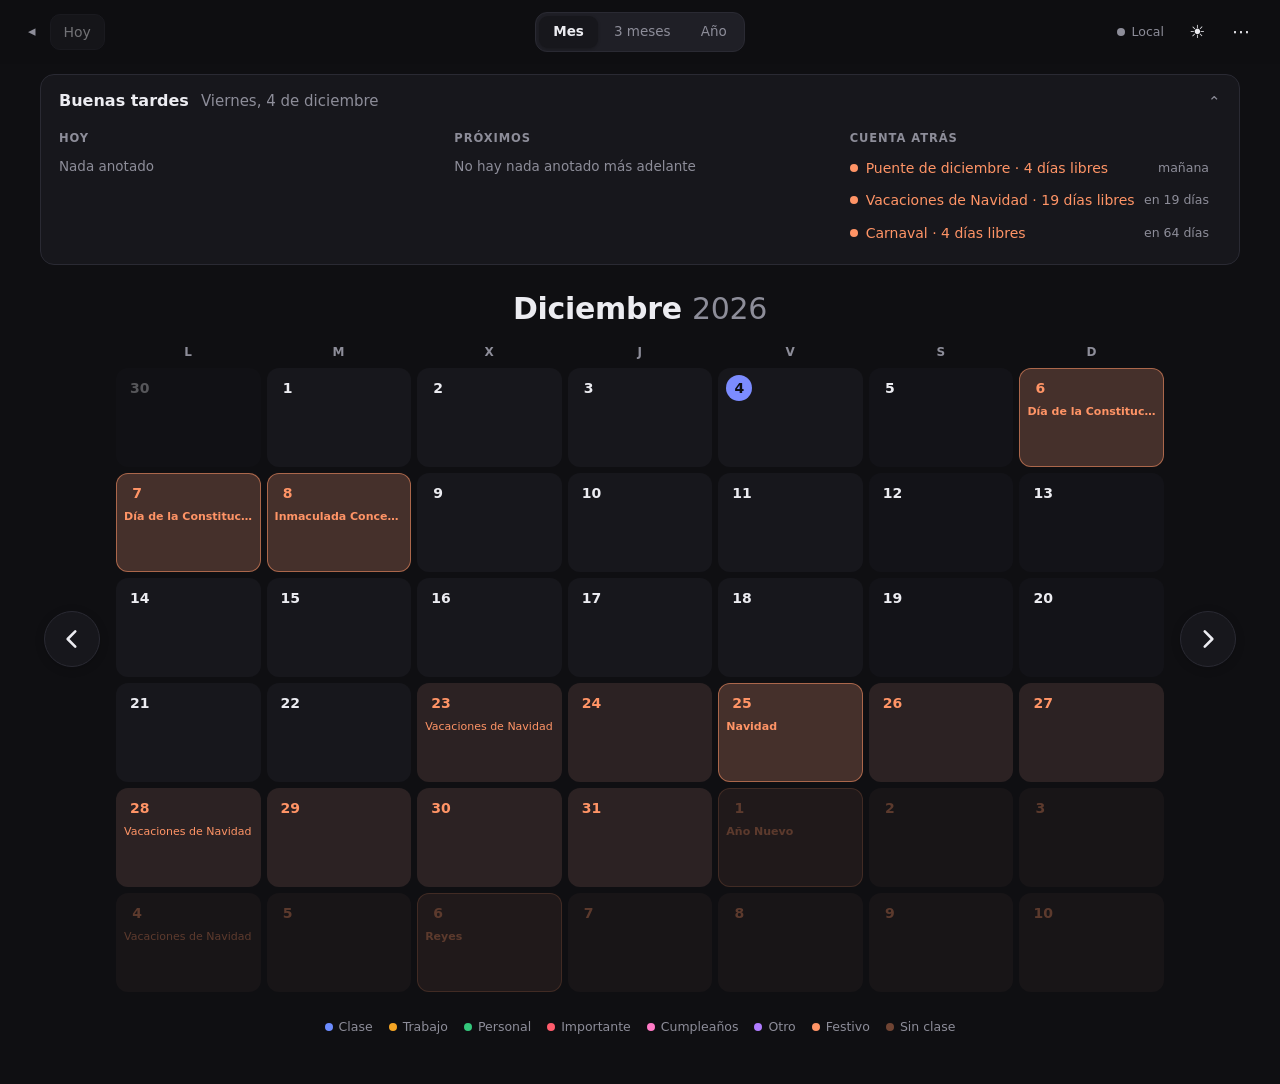
<file: calendario/index.html>
<!doctype html>
<html lang="es">
<head>
  <meta charset="utf-8">
  <meta name="viewport" content="width=device-width, initial-scale=1, viewport-fit=cover">
  <meta http-equiv="Content-Security-Policy" content="default-src 'self'; connect-src https://api.github.com; img-src 'self' data:; style-src 'self' 'unsafe-inline'; script-src 'self'; base-uri 'none'; form-action 'none'">
  <meta name="referrer" content="no-referrer">
  <meta name="robots" content="noindex, nofollow">
  <meta name="theme-color" content="#0f0f12">
  <title>Calendario</title>
  <link rel="icon" href="icono.svg" type="image/svg+xml">
  <link rel="manifest" href="manifest.webmanifest">
  <link rel="apple-touch-icon" href="icono-180.png">
  <meta name="apple-mobile-web-app-capable" content="yes">
  <meta name="mobile-web-app-capable" content="yes">
  <meta name="apple-mobile-web-app-status-bar-style" content="black-translucent">
  <meta name="apple-mobile-web-app-title" content="Calendario">
  <script src="../comun/tema.js"></script>
  <link rel="stylesheet" href="../comun/base.css">
  <link rel="stylesheet" href="estilos.css">
</head>
<body>
  <!-- ===== BARRA DE HERRAMIENTAS ===== -->
  <header class="barra">
    <div class="barra-lado">
      <a class="volver" href="../" title="Mis webs" aria-label="Mis webs">◂</a>
      <button id="btn-hoy" class="btn" title="Volver a hoy (T)">Hoy</button>
    </div>

    <div class="segmentos" role="tablist" aria-label="Vista">
      <button role="tab" data-vista="mes" title="Mes (1)">Mes</button>
      <button role="tab" data-vista="tres" title="3 meses (2)">3 meses</button>
      <button role="tab" data-vista="anio" title="Año (3)">Año</button>
    </div>

    <div class="barra-lado der">
      <button id="sync" class="sync" title="Solo en este navegador"><i></i><span>Local</span></button>
      <button id="btn-tema" class="btn-icono" title="Modo claro / oscuro" aria-label="Cambiar tema"></button>
      <div class="menu-envoltura">
        <button id="btn-menu" class="btn-icono" title="Más opciones" aria-label="Más opciones" aria-expanded="false">⋯</button>
        <div id="menu" class="menu" hidden>
          <button data-accion="conectar">Sincronizar con GitHub…</button>
          <button data-accion="sincronizar" hidden>Sincronizar ahora</button>
          <button data-accion="movil" hidden>Abrir en el móvil (QR)…</button>
          <button data-accion="exportar">Descargar copia de seguridad</button>
          <button data-accion="importar">Cargar copia de seguridad…</button>
          <button data-accion="desconectar" class="peligro" hidden>Desconectar este navegador</button>
          <hr>
          <p class="menu-ayuda">Atajos: ← → mes · T hoy · 1 2 3 vistas · N nota</p>
        </div>
      </div>
    </div>
  </header>

  <main>
    <!-- ===== TARJETA "HOY" (resumen matinal, plegable) ===== -->
    <details id="tarjeta-hoy" class="tarjeta-hoy">
      <summary>
        <span class="saludo" id="hoy-saludo">Hola</span>
        <span class="hoy-fecha" id="hoy-fecha"></span>
        <span class="hoy-corto tenue" id="hoy-corto"></span>
        <span class="flechita" aria-hidden="true">⌄</span>
      </summary>
      <div class="hoy-cuerpo">
        <section><h3>Hoy</h3><ul id="hoy-lista" class="mini-lista"></ul></section>
        <section><h3>Próximos</h3><ul id="proximos-lista" class="mini-lista"></ul></section>
        <section><h3>Cuenta atrás</h3><ul id="cuenta-lista" class="mini-lista"></ul></section>
      </div>
    </details>

    <!-- ===== CALENDARIO ===== -->
    <section class="calendario">
      <button class="flecha" id="btn-anterior" aria-label="Mes anterior" title="Anterior (←)"><svg viewBox="0 0 24 24" aria-hidden="true"><path d="M15 5l-7 7 7 7"/></svg></button>
      <div class="cal-centro">
        <h1 id="titulo" class="titulo"></h1>
        <div id="vista" class="vista"></div>
      </div>
      <button class="flecha" id="btn-siguiente" aria-label="Mes siguiente" title="Siguiente (→)"><svg viewBox="0 0 24 24" aria-hidden="true"><path d="M9 5l7 7-7 7"/></svg></button>
    </section>

    <footer id="leyenda" class="leyenda"></footer>
  </main>

  <!-- ===== VENTANA DEL DÍA (se abre en medio al pulsar un día; en el móvil sale desde abajo) ===== -->
  <div id="velo" class="velo" hidden></div>
  <section id="panel" class="panel" role="dialog" aria-modal="true" aria-labelledby="panel-fecha" aria-hidden="true">
    <header class="panel-cab">
      <div class="panel-dia">
        <span class="panel-num" id="panel-num"></span>
        <div>
          <h2 id="panel-fecha"></h2>
          <p class="tenue panel-semana" id="panel-semana"></p>
        </div>
      </div>
      <div class="panel-botones">
        <button class="btn-icono" id="btn-dia-anterior" aria-label="Día anterior" title="Día anterior"><svg viewBox="0 0 24 24" aria-hidden="true"><path d="M15 5l-7 7 7 7"/></svg></button>
        <button class="btn-icono" id="btn-dia-siguiente" aria-label="Día siguiente" title="Día siguiente"><svg viewBox="0 0 24 24" aria-hidden="true"><path d="M9 5l7 7-7 7"/></svg></button>
        <button class="btn-icono" id="btn-cerrar-panel" aria-label="Cerrar" title="Cerrar (Esc)"><svg viewBox="0 0 24 24" aria-hidden="true"><path d="M6 6l12 12M18 6L6 18"/></svg></button>
      </div>
    </header>

    <p class="panel-etiqueta" id="panel-festivo" hidden></p>

    <ul id="panel-notas" class="lista-notas"></ul>
    <p id="panel-vacio" class="panel-vacio">Nada anotado este día</p>

    <form id="form-nota" class="form-nota" autocomplete="off">
      <textarea id="nota-texto" rows="1" placeholder="Escribe una nota y pulsa Enter…" maxlength="500" required></textarea>
      <div id="nota-cats" class="cats" role="radiogroup" aria-label="Categoría"></div>
      <div class="form-pie">
        <label class="campo-hora" title="Hora (opcional)">
          <input type="time" id="nota-hora" aria-label="Hora (opcional)">
        </label>
        <label class="interruptor" title="Sale en la cuenta atrás y colorea el día">
          <input type="checkbox" id="nota-destacada"> <span>★ Destacar</span>
        </label>
        <span class="hueco"></span>
        <button type="button" id="btn-cancelar-edicion" class="btn-texto" hidden>Cancelar</button>
        <button class="btn primario" id="btn-guardar-nota" type="submit">Añadir</button>
      </div>
    </form>
  </section>

  <!-- ===== CONECTAR CON GITHUB ===== -->
  <dialog id="dlg-llave" class="dialogo">
    <form id="form-llave" method="dialog">
      <h2>Sincronizar con GitHub</h2>
      <p class="tenue">Tus notas se guardarán también en tu repositorio <b>privado</b> WEBS,
        para verlas en el PC y en el móvil. Pega tu llave de GitHub (la misma que usa el
        Vigilante de precios). Solo se guarda en este navegador.</p>
      <input id="llave" type="password" placeholder="github_pat_…" spellcheck="false" required>
      <p id="llave-error" class="error" hidden></p>
      <div class="fila fin">
        <button type="button" class="btn" id="btn-cancelar-llave">Cancelar</button>
        <button type="submit" class="btn primario" id="btn-conectar">Conectar</button>
      </div>
    </form>
  </dialog>

  <!-- ===== ABRIR EN EL MÓVIL (código QR con la llave) ===== -->
  <dialog id="dlg-movil" class="dialogo">
    <form method="dialog">
      <h2>Abrir en el móvil</h2>
      <p class="tenue">Escanea este código con la cámara del móvil. Se abrirá tu calendario ya conectado,
        con tus notas, sin tener que escribir la llave.</p>
      <img id="qr-movil" class="qr" alt="Código QR para abrir el calendario en el móvil">
      <p class="aviso-qr">No enseñes este código a nadie: da acceso a tus notas.</p>
      <p class="tenue">Para tenerlo como una app: en el móvil, menú del navegador → <b>Añadir a pantalla de inicio</b>.</p>
      <div class="fila fin"><button class="btn primario">Hecho</button></div>
    </form>
  </dialog>

  <input type="file" id="archivo-importar" accept=".json,application/json" hidden>
  <div id="aviso" class="aviso" role="status" hidden></div>

  <script type="module" src="js/app.js"></script>
</body>
</html>
</file>
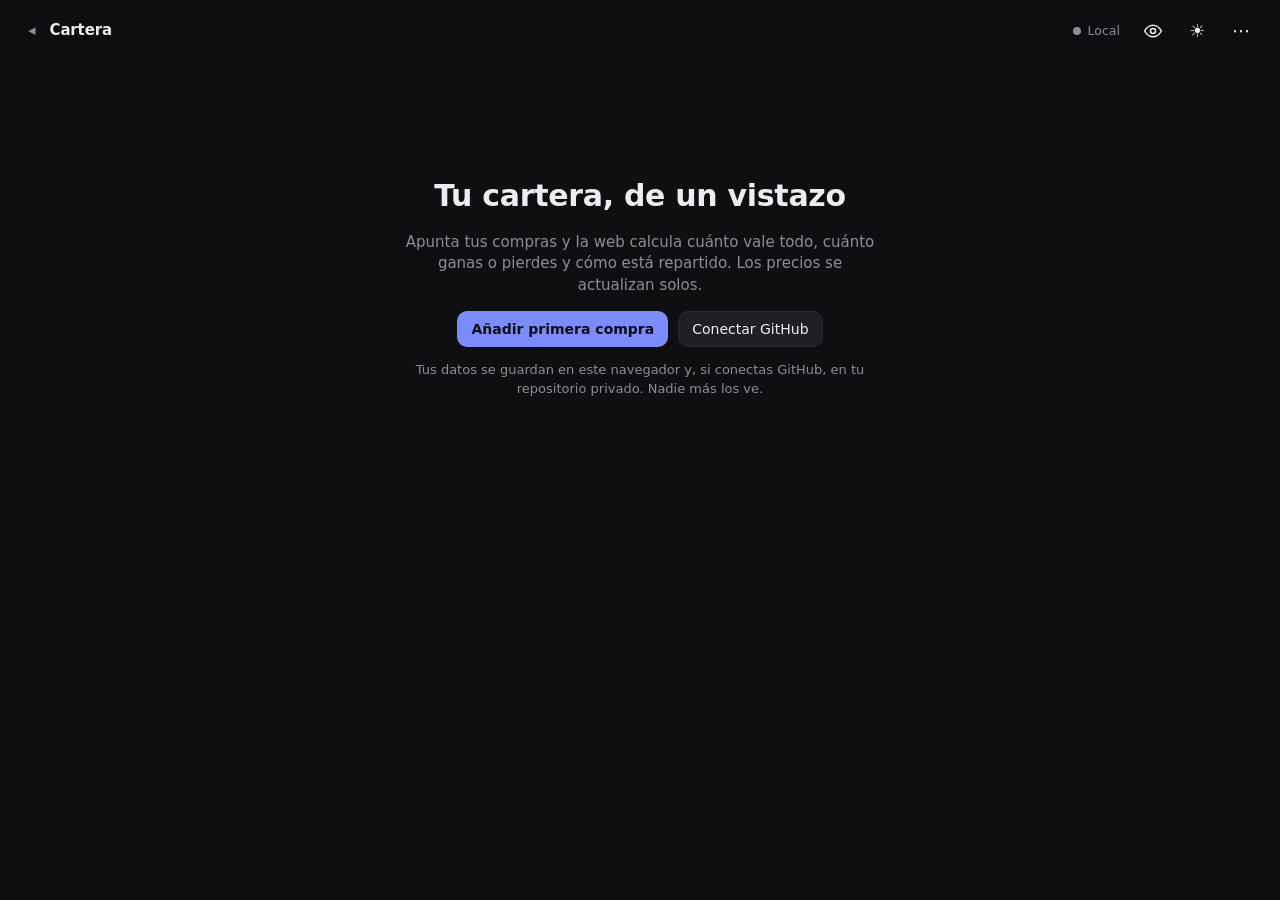
<file: cartera/index.html>
<!doctype html>
<html lang="es">
<head>
  <meta charset="utf-8">
  <meta name="viewport" content="width=device-width, initial-scale=1, viewport-fit=cover">
  <meta http-equiv="Content-Security-Policy" content="default-src 'self'; connect-src https://api.github.com https://api.binance.com; img-src 'self' data:; style-src 'self' 'unsafe-inline'; script-src 'self'; base-uri 'none'; form-action 'none'">
  <meta name="referrer" content="no-referrer">
  <meta name="robots" content="noindex, nofollow">
  <meta name="theme-color" content="#0f0f12">
  <title>Cartera</title>
  <link rel="icon" href="icono.svg" type="image/svg+xml">
  <link rel="manifest" href="manifest.webmanifest">
  <meta name="apple-mobile-web-app-capable" content="yes">
  <meta name="mobile-web-app-capable" content="yes">
  <meta name="apple-mobile-web-app-status-bar-style" content="black-translucent">
  <meta name="apple-mobile-web-app-title" content="Cartera">
  <script src="../comun/tema.js"></script>
  <link rel="stylesheet" href="../comun/base.css">
  <link rel="stylesheet" href="estilos.css">
</head>
<body>
  <!-- ===== BARRA DE ARRIBA ===== -->
  <header class="barra">
    <div class="barra-lado">
      <a class="volver" href="../" title="Mis webs" aria-label="Mis webs">◂</a>
      <span class="marca">Cartera</span>
    </div>
    <div class="barra-lado der">
      <button id="sync" class="sync" title="Solo en este navegador"><i></i><span>Local</span></button>
      <button id="btn-ojo" class="btn-icono" title="Ocultar importes (H)" aria-label="Ocultar importes" aria-pressed="false"></button>
      <button id="btn-tema" class="btn-icono" title="Modo claro / oscuro" aria-label="Cambiar tema"></button>
      <div class="menu-envoltura">
        <button id="btn-menu" class="btn-icono" title="Más opciones" aria-label="Más opciones" aria-expanded="false">⋯</button>
        <div id="menu" class="menu" hidden>
          <button data-accion="conectar">Sincronizar con GitHub…</button>
          <button data-accion="actualizar" hidden>Actualizar precios ahora</button>
          <button data-accion="exportar">Descargar copia de seguridad</button>
          <button data-accion="importar">Cargar copia de seguridad…</button>
          <button data-accion="desconectar" class="peligro" hidden>Desconectar este navegador</button>
          <hr>
          <p class="menu-ayuda">Atajos: N nueva operación · H ocultar importes</p>
        </div>
      </div>
    </div>
  </header>

  <main>
    <!-- ===== BIENVENIDA (solo si aún no hay nada) ===== -->
    <section id="bienvenida" class="bienvenida" hidden>
      <h1>Tu cartera, de un vistazo</h1>
      <p class="tenue">Apunta tus compras y la web calcula cuánto vale todo, cuánto ganas o pierdes y cómo está repartido.
        Los precios se actualizan solos.</p>
      <div class="fila centro">
        <button class="btn primario" data-accion="nueva">Añadir primera compra</button>
        <button class="btn" data-accion="conectar" id="btn-bienvenida-conectar">Conectar GitHub</button>
      </div>
      <p class="tenue pequeno">Tus datos se guardan en este navegador y, si conectas GitHub, en tu repositorio privado. Nadie más los ve.</p>
    </section>

    <div id="contenido" hidden>
      <!-- ===== RESUMEN ===== -->
      <section class="resumen">
        <p class="etiqueta">Valor de la cartera</p>
        <h1 id="valor" class="valor">—</h1>
        <div class="cifras">
          <span class="cifra"><small>Total</small><b id="ganancia">—</b></span>
          <span class="cifra"><small>Hoy</small><b id="hoy">—</b></span>
        </div>
        <p class="estado-precios">
          <span id="precios-estado" class="tenue"></span>
          <button id="btn-actualizar" class="btn-actualizar" title="Pedir precios nuevos al robot" aria-label="Actualizar precios">↻</button>
        </p>
      </section>

      <!-- ===== GRÁFICO DE EVOLUCIÓN ===== -->
      <section class="tarjeta">
        <div class="tarjeta-cab">
          <div class="leyenda-lineas">
            <span><i class="marca-valor"></i>Valor</span>
            <span><i class="marca-invertido"></i>Invertido</span>
          </div>
          <div class="segmentos" id="rangos" role="tablist" aria-label="Periodo">
            <button role="tab" data-rango="30">1M</button>
            <button role="tab" data-rango="91">3M</button>
            <button role="tab" data-rango="365">1A</button>
            <button role="tab" data-rango="0">Todo</button>
          </div>
        </div>
        <div id="grafico" class="grafico"></div>
      </section>

      <!-- ===== POSICIONES ===== -->
      <section class="bloque">
        <h2>Posiciones <span id="num-posiciones" class="tenue"></span></h2>
        <ul id="posiciones" class="posiciones"></ul>
      </section>

      <!-- ===== DESPLEGABLES ===== -->
      <details class="plegable" id="det-reparto">
        <summary>Reparto <span class="flechita" aria-hidden="true">⌄</span></summary>
        <div class="plegable-cuerpo">
          <div class="segmentos pequeno" id="modo-reparto" role="tablist" aria-label="Reparto">
            <button role="tab" data-modo="tipo">Por tipo</button>
            <button role="tab" data-modo="valor">Por valor</button>
          </div>
          <div id="quesito" class="quesito"></div>
        </div>
      </details>

      <details class="plegable" id="det-resultados">
        <summary>Resultados por año <span class="flechita" aria-hidden="true">⌄</span></summary>
        <div class="plegable-cuerpo">
          <p class="tenue pequeno">Lo ganado o perdido al <b>vender</b> y los dividendos cobrados. Útil para la declaración de la renta.</p>
          <table class="tabla" id="tabla-resultados"></table>
        </div>
      </details>

      <details class="plegable" id="det-operaciones">
        <summary>Operaciones <span id="num-operaciones" class="tenue"></span> <span class="flechita" aria-hidden="true">⌄</span></summary>
        <div class="plegable-cuerpo">
          <ul id="operaciones" class="operaciones"></ul>
        </div>
      </details>
    </div>
  </main>

  <button id="btn-nueva" class="fab" title="Nueva operación (N)" aria-label="Nueva operación" hidden>+</button>

  <!-- ===== NUEVA / EDITAR OPERACIÓN ===== -->
  <dialog id="dlg-op" class="dialogo">
    <form id="form-op" autocomplete="off">
      <h2 id="op-titulo">Nueva operación</h2>
      <div class="segmentos ancho" id="op-tipo" role="radiogroup" aria-label="Tipo de operación">
        <button type="button" data-tipo="compra">Compra</button>
        <button type="button" data-tipo="venta">Venta</button>
        <button type="button" data-tipo="dividendo">Dividendo</button>
      </div>

      <label class="campo">
        <span>Empresa o valor</span>
        <input id="op-ticker" list="lista-tickers" placeholder="Amazon, Santander, S&amp;P 500, Bitcoin…" required spellcheck="false">
        <datalist id="lista-tickers"></datalist>
      </label>

      <div id="op-nuevo" class="op-nuevo" hidden>
        <p class="tenue">Valor nuevo: la web buscará su precio sola. Si no acierta, podrás elegir el bueno en su ficha.
          También vale el ISIN o el símbolo (AMZN).</p>
        <label class="campo"><span>Tipo</span>
          <select id="op-clase">
            <option value="auto">Que lo averigüe la web</option>
            <option value="accion">Acción</option>
            <option value="etf">ETF</option>
            <option value="fondo">Fondo</option>
            <option value="cripto">Cripto</option>
            <option value="otro">Otro</option>
          </select>
        </label>
      </div>

      <label class="campo"><span>Fecha</span><input id="op-fecha" type="date" required></label>

      <div id="op-compraventa" class="fila-campos">
        <label class="campo"><span>Cantidad</span><input id="op-cantidad" type="number" step="any" min="0" inputmode="decimal" placeholder="10"></label>
        <label class="campo"><span>Precio por unidad</span>
          <span class="con-divisa">
            <input id="op-precio" type="number" step="any" min="0" inputmode="decimal" placeholder="150">
            <select id="op-divisa" aria-label="Moneda">
              <option>EUR</option><option>USD</option><option>GBP</option><option>CHF</option>
            </select>
          </span>
        </label>
        <label class="campo"><span>Comisión (€)</span><input id="op-comision" type="number" step="any" min="0" inputmode="decimal" placeholder="0"></label>
      </div>

      <label class="campo" id="op-dividendo" hidden><span>Importe cobrado (€, neto)</span>
        <input id="op-importe" type="number" step="any" min="0" inputmode="decimal" placeholder="12,50">
      </label>

      <p id="op-total" class="op-total tenue"></p>
      <p id="op-error" class="error" hidden></p>

      <div class="fila fin">
        <button type="button" class="btn-texto peligro-texto" id="btn-borrar-op" hidden>Borrar</button>
        <span class="hueco"></span>
        <button type="button" class="btn" id="btn-cancelar-op">Cancelar</button>
        <button type="submit" class="btn primario">Guardar</button>
      </div>
    </form>
  </dialog>

  <!-- ===== PRECIO A MANO (si el robot no encuentra un valor) ===== -->
  <dialog id="dlg-manual" class="dialogo">
    <form id="form-manual">
      <h2>Precio a mano</h2>
      <p class="tenue">Para valores que el robot no encuentra (por ejemplo, algunos fondos). Se usa hasta que haya un precio automático.</p>
      <label class="campo"><span id="manual-etiqueta">Precio por unidad</span><input id="manual-precio" type="number" step="any" min="0" inputmode="decimal" required></label>
      <div class="fila fin">
        <button type="button" class="btn" id="btn-cancelar-manual">Cancelar</button>
        <button type="submit" class="btn primario">Guardar</button>
      </div>
    </form>
  </dialog>

  <!-- ===== BUSCAR CON OTRO NOMBRE ===== -->
  <dialog id="dlg-renombrar" class="dialogo">
    <form id="form-renombrar">
      <h2>Buscar con otro nombre</h2>
      <p class="tenue">Escribe el nombre de otra forma, el <b>ISIN</b> (en tu bróker, en la ficha del valor; es lo más seguro)
        o el símbolo. El robot lo buscará otra vez.</p>
      <label class="campo"><span>Nombre, ISIN o símbolo</span><input id="renombrar-texto" required spellcheck="false" placeholder="IE00B5BMR087"></label>
      <div class="fila fin">
        <button type="button" class="btn" id="btn-cancelar-renombrar">Cancelar</button>
        <button type="submit" class="btn primario">Buscar</button>
      </div>
    </form>
  </dialog>

  <!-- ===== CONECTAR CON GITHUB ===== -->
  <dialog id="dlg-llave" class="dialogo">
    <form id="form-llave">
      <h2>Sincronizar con GitHub</h2>
      <p class="tenue">Tu cartera se guardará también en tu repositorio <b>privado</b> WEBS, para verla en el PC y en el móvil,
        y el robot podrá traer los precios. Pega tu llave de GitHub (la misma del Vigilante y el Calendario).
        Solo se guarda en este navegador.</p>
      <input id="llave" type="password" placeholder="github_pat_…" spellcheck="false" required>
      <p id="llave-error" class="error" hidden></p>
      <div class="fila fin">
        <button type="button" class="btn" id="btn-cancelar-llave">Cancelar</button>
        <button type="submit" class="btn primario">Conectar</button>
      </div>
    </form>
  </dialog>

  <input type="file" id="archivo-importar" accept=".json,application/json" hidden>
  <div id="aviso" class="aviso" role="status" hidden></div>

  <script type="module" src="js/app.js"></script>
</body>
</html>
</file>
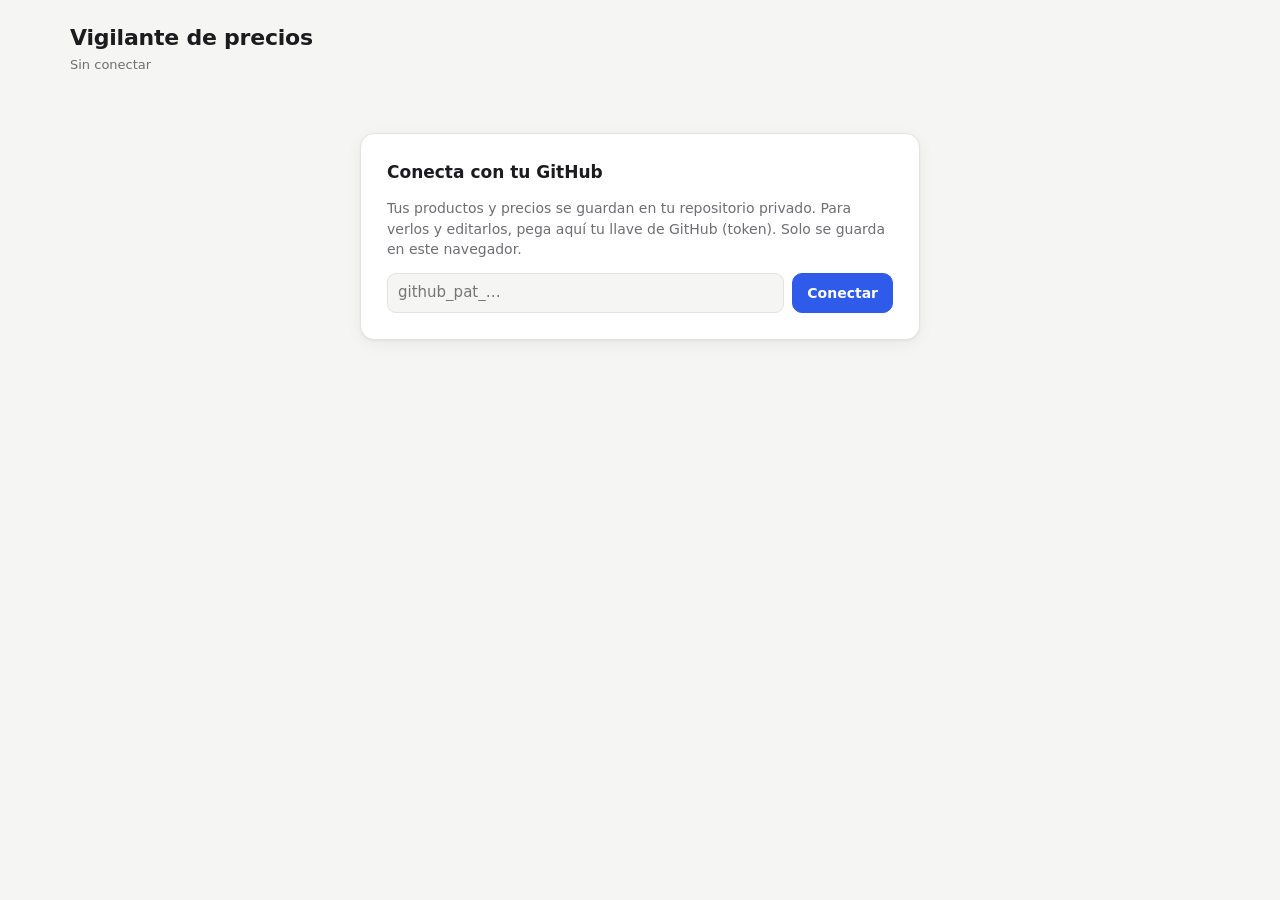
<file: precios/index.html>
<!doctype html>
<html lang="es">
<head>
  <meta charset="utf-8">
  <meta name="viewport" content="width=device-width, initial-scale=1">
  <meta http-equiv="Content-Security-Policy" content="default-src 'self'; connect-src https://api.github.com; img-src 'self' https: data:; style-src 'self'; script-src 'self'; base-uri 'none'; form-action 'none'">
  <meta name="referrer" content="no-referrer">
  <meta name="robots" content="noindex, nofollow">
  <meta name="theme-color" content="#12805c">
  <title>Vigilante de precios</title>
  <link rel="icon" href="icono.png">
  <link rel="apple-touch-icon" href="icono.png">
  <link rel="stylesheet" href="style.css?v=7">
</head>
<body>
  <header class="cabecera">
    <div>
      <h1>Vigilante de precios</h1>
      <label id="selector-perfil" class="selector-perfil" hidden>Viendo:
        <select id="perfil" aria-label="Perfil"></select>
      </label>
      <p id="estado" class="tenue">Cargando…</p>
    </div>
    <div class="acciones" id="acciones" hidden>
      <button id="btn-comprobar-todo" class="btn">↻ Comprobar todo</button>
      <button id="btn-nuevo" class="btn primario">+ Nuevo producto</button>
    </div>
  </header>

  <main>
    <!-- CONECTAR: solo aparece si este navegador aún no tiene la llave de GitHub -->
    <section id="conectar" class="conectar" hidden>
      <h2>Conecta con tu GitHub</h2>
      <p>Tus productos y precios se guardan en tu repositorio privado. Para verlos y editarlos,
         pega aquí tu llave de GitHub (token). Solo se guarda en este navegador.</p>
      <form id="form-conectar" class="fila-conectar">
        <input id="token" type="password" autocomplete="off" spellcheck="false" placeholder="github_pat_…" required>
        <button class="btn primario" type="submit">Conectar</button>
      </form>
      <p id="conectar-error" class="motivo" hidden></p>
    </section>

    <div id="contenido" hidden>
      <!-- ZONA DE OFERTAS: solo aparece si hay alguna -->
      <section id="ofertas" class="zona-ofertas" hidden>
        <h2>¡Ya están a tu precio!</h2>
        <div id="lista-ofertas" class="lista-ofertas"></div>
      </section>

      <!-- PRODUCTOS -->
      <section>
        <h2 class="titulo-seccion">Productos vigilados</h2>
        <div id="productos" class="rejilla"></div>
        <div id="vacio" class="vacio" hidden>
          <p>Aún no vigilas ningún producto.</p>
          <button class="btn primario" id="btn-vacio">+ Añadir el primero</button>
        </div>
      </section>

      <!-- ZONA DE ERRORES -->
      <section class="zona-errores">
        <h2 class="titulo-seccion">Problemas de lectura <span id="num-errores" class="contador"></span></h2>
        <div id="lista-errores"></div>
      </section>

      <footer class="pie-pagina">
        <button id="btn-desconectar" class="btn-texto">Desconectar este navegador</button>
      </footer>
    </div>
  </main>

  <!-- Ventana para crear producto -->
  <dialog id="dlg-nuevo">
    <form id="form-nuevo" class="formulario">
      <h2>Nuevo producto</h2>
      <label>Nombre
        <input name="nombre" required placeholder="Ej: Auriculares Sony WH-1000XM5">
      </label>
      <label><span>Descripción <span class="tenue">(opcional)</span></span>
        <textarea name="descripcion" rows="2" placeholder="Color, talla, notas…"></textarea>
      </label>
      <label>Precio deseado (€)
        <input name="precio_deseado" inputmode="decimal" required placeholder="Ej: 249,99">
      </label>
      <p class="nota-ia">✨ Pon la marca y el modelo en el nombre y la IA buscará las tiendas por ti
         (también de fuera de España), con el envío incluido en el precio.</p>
      <details class="enlaces-manuales">
        <summary>Prefiero pegar yo los enlaces</summary>
        <div id="nuevo-enlaces" class="lista-inputs"></div>
        <button type="button" id="btn-mas-enlace" class="btn-texto">+ Añadir otro enlace</button>
      </details>
      <div class="pie">
        <button type="button" class="btn" id="btn-cancelar">Cancelar</button>
        <button type="submit" class="btn primario">Crear y buscar</button>
      </div>
    </form>
  </dialog>

  <div id="aviso" class="aviso" hidden></div>
  <script src="app.js?v=10"></script>
</body>
</html>
</file>
<file: comun/base.css>
/* base.css - Estilo común de todas mis webs: colores, letra y botones.
   Cada web añade encima su propio CSS. Para cambiar un color en TODAS las webs, cámbialo aquí. */

/* ===== Colores: modo oscuro (por defecto) ===== */
:root {
  --fondo: #0f0f12;
  --superficie: #17171c;
  --superficie-2: #1f1f26;
  --texto: #ececf1;
  --tenue: #8d8d99;
  --borde: #2a2a33;
  --acento: #7c8cff;
  --acento-suave: rgba(124, 140, 255, .16);
  --sobre-acento: #0d0d12;
  --peligro: #ff7b72;
  --sombra: 0 10px 40px rgba(0, 0, 0, .45);
  --radio: 14px;
  color-scheme: dark;
}

/* ===== Colores: modo claro ===== */
:root[data-tema="claro"] {
  --fondo: #f6f6f4;
  --superficie: #ffffff;
  --superficie-2: #f0f0ee;
  --texto: #1b1b1f;
  --tenue: #6b6b74;
  --borde: #e2e2de;
  --acento: #4353e0;
  --acento-suave: rgba(67, 83, 224, .1);
  --sobre-acento: #ffffff;
  --peligro: #c4321f;
  --sombra: 0 10px 40px rgba(0, 0, 0, .12);
  color-scheme: light;
}

* { box-sizing: border-box; }
[hidden] { display: none !important; }

html, body { margin: 0; }
body {
  background: var(--fondo);
  color: var(--texto);
  font: 15px/1.45 system-ui, -apple-system, "Segoe UI", Roboto, sans-serif;
  -webkit-font-smoothing: antialiased;
  transition: background-color .25s, color .25s;
}

h1, h2, h3 { margin: 0; letter-spacing: -.01em; }
a { color: var(--acento); }
.tenue { color: var(--tenue); }

/* ===== Botones ===== */
.btn {
  font: inherit; font-size: 14px;
  background: var(--superficie-2); color: var(--texto);
  border: 1px solid var(--borde); border-radius: 10px;
  padding: 7px 13px; cursor: pointer;
  transition: background-color .15s, border-color .15s, transform .1s;
}
.btn:hover { border-color: var(--tenue); }
.btn:active { transform: scale(.97); }
.btn.primario { background: var(--acento); color: var(--sobre-acento); border-color: transparent; font-weight: 600; }
.btn.primario:hover { filter: brightness(1.08); }

.btn-icono {
  font: inherit; font-size: 18px; line-height: 1;
  width: 38px; height: 38px; display: inline-grid; place-items: center;
  background: transparent; color: var(--texto);
  border: 1px solid transparent; border-radius: 10px; cursor: pointer;
  transition: background-color .15s;
}
.btn-icono:hover { background: var(--superficie-2); }

.btn-texto {
  font: inherit; font-size: 14px; background: none; border: 0; padding: 4px 0;
  color: var(--acento); cursor: pointer;
}

:focus-visible { outline: 2px solid var(--acento); outline-offset: 2px; }

input, textarea, select {
  font: inherit; color: var(--texto);
  background: var(--superficie-2); border: 1px solid var(--borde); border-radius: 10px;
  padding: 8px 11px;
}
input:focus, textarea:focus, select:focus { outline: none; border-color: var(--acento); }

@media (prefers-reduced-motion: reduce) {
  *, *::before, *::after { animation-duration: .01ms !important; transition-duration: .01ms !important; }
}
</file>
<file: calendario/estilos.css>
/* estilos.css - Aspecto del calendario. Los colores base están en ../comun/base.css */

:root {
  --festivo: #ff9466;
}
:root[data-tema="claro"] { --festivo: #d4541f; }

body { min-height: 100dvh; }
main { max-width: 1240px; margin: 0 auto; padding: 4px 20px 48px; transition: padding-right .28s ease; }

/* ===== Barra de herramientas ===== */
.barra {
  position: sticky; top: 0; z-index: 20;
  display: grid; grid-template-columns: 1fr auto 1fr; align-items: center; gap: 12px;
  padding: 12px 20px;
  background: color-mix(in srgb, var(--fondo) 82%, transparent);
  backdrop-filter: blur(14px); -webkit-backdrop-filter: blur(14px);
}
.barra-lado { display: flex; align-items: center; gap: 6px; }
.barra-lado.der { justify-content: flex-end; }
.volver { color: var(--tenue); text-decoration: none; font-size: 15px; padding: 6px 8px; border-radius: 8px; }
.volver:hover { color: var(--texto); background: var(--superficie-2); }
#btn-hoy.apagado { opacity: .45; }

.segmentos {
  display: flex; padding: 3px; gap: 2px;
  background: var(--superficie-2); border: 1px solid var(--borde); border-radius: 12px;
}
.segmentos button {
  font: inherit; font-size: 13.5px; color: var(--tenue);
  background: none; border: 0; border-radius: 9px; padding: 6px 14px; cursor: pointer;
  transition: background-color .2s, color .2s;
}
.segmentos button:hover { color: var(--texto); }
.segmentos button[aria-selected="true"] {
  background: var(--superficie); color: var(--texto); font-weight: 600;
  box-shadow: 0 1px 3px rgba(0, 0, 0, .25);
}

/* Indicador de sincronización */
.sync {
  display: inline-flex; align-items: center; gap: 7px;
  font: inherit; font-size: 12.5px; color: var(--tenue);
  background: none; border: 0; padding: 6px 8px; border-radius: 8px; cursor: pointer;
}
.sync:hover { background: var(--superficie-2); color: var(--texto); }
.sync i { width: 8px; height: 8px; border-radius: 50%; background: var(--tenue); }
.sync[data-modo="ok"] i { background: #34c77b; }
.sync[data-modo="pendiente"] i { background: #f5a524; animation: latido 1s ease-in-out infinite; }
.sync[data-modo="error"] i { background: var(--peligro); }
@keyframes latido { 50% { opacity: .3; } }

/* Menú ⋯ */
.menu-envoltura { position: relative; }
.menu {
  position: absolute; right: 0; top: calc(100% + 6px); z-index: 30;
  min-width: 250px; padding: 6px;
  background: var(--superficie); border: 1px solid var(--borde); border-radius: 12px;
  box-shadow: var(--sombra);
  animation: aparece .15s ease-out;
}
.menu button {
  display: block; width: 100%; text-align: left;
  font: inherit; font-size: 14px; color: var(--texto);
  background: none; border: 0; border-radius: 8px; padding: 9px 11px; cursor: pointer;
}
.menu button:hover { background: var(--superficie-2); }
.menu button.peligro { color: var(--peligro); }
.menu hr { border: 0; border-top: 1px solid var(--borde); margin: 6px 4px; }
.menu-ayuda { margin: 4px 11px 6px; font-size: 12px; color: var(--tenue); }
@keyframes aparece { from { opacity: 0; transform: translateY(-4px); } }

/* ===== Tarjeta "Hoy" ===== */
.tarjeta-hoy {
  background: var(--superficie); border: 1px solid var(--borde); border-radius: var(--radio);
  margin: 6px 0 22px;
}
.tarjeta-hoy summary {
  display: flex; align-items: baseline; gap: 12px; flex-wrap: wrap;
  position: relative; padding: 14px 46px 14px 18px; cursor: pointer; list-style: none;
}
.tarjeta-hoy summary::-webkit-details-marker { display: none; }
.saludo { font-weight: 650; font-size: 16px; }
.hoy-fecha { color: var(--tenue); }
.hoy-fecha::first-letter { text-transform: uppercase; }
.hoy-corto { margin-left: auto; font-size: 13px; }
.flechita { position: absolute; right: 18px; top: 14px; color: var(--tenue); transition: transform .2s; }
.tarjeta-hoy[open] .flechita { transform: rotate(180deg); }
.tarjeta-hoy[open] .hoy-corto { display: none; }

.hoy-cuerpo {
  display: grid; grid-template-columns: repeat(3, 1fr); gap: 4px 24px;
  padding: 0 18px 16px;
  animation: aparece .2s ease-out;
}
.hoy-cuerpo h3 {
  font-size: 11.5px; text-transform: uppercase; letter-spacing: .08em; color: var(--tenue);
  font-weight: 600; margin: 4px 0 6px;
}
.mini-lista { list-style: none; margin: 0; padding: 0; display: grid; gap: 2px; }
.mini-lista .vacio { font-size: 13.5px; padding: 4px 0; }
.mini-nota, .festivo-item, .curso-item {
  display: flex; align-items: center; gap: 8px; width: 100%;
  font: inherit; font-size: 14px; color: var(--texto); text-align: left;
  background: none; border: 0; border-radius: 8px; padding: 5px 6px; margin-left: -6px;
}
.mini-nota { cursor: pointer; }
.mini-nota:hover { background: var(--superficie-2); }
.mini-nota i, .festivo-item::before {
  content: ""; flex: none; width: 8px; height: 8px; border-radius: 50%; background: var(--c);
}
.festivo-item::before { background: var(--festivo); }
.curso-item::before { content: ""; flex: none; width: 8px; height: 8px; border-radius: 50%; background: var(--acento); }
.curso-item { color: var(--acento); }
.festivo-item { color: var(--festivo); }
.mini-nota em { font-style: normal; color: var(--tenue); font-variant-numeric: tabular-nums; }
.mini-nota span, .festivo-item span, .curso-item span { flex: 1; min-width: 0; white-space: nowrap; overflow: hidden; text-overflow: ellipsis; }
.mini-nota b, .festivo-item b, .curso-item b { font-weight: 500; font-size: 12.5px; color: var(--tenue); white-space: nowrap; }
.mini-nota.hecha span { text-decoration: line-through; opacity: .5; }

/* ===== Calendario ===== */
.calendario { display: grid; grid-template-columns: 64px 1fr 64px; align-items: center; gap: 12px; }
.cal-centro { min-width: 0; }
.titulo { font-size: 30px; font-weight: 700; margin: 0 0 14px; text-transform: capitalize; text-align: center; }
.titulo span { font-weight: 400; color: var(--tenue); }
/* Flechas para cambiar de mes: redondas, iguales a los dos lados y centradas en el calendario */
.flecha {
  width: 56px; height: 56px; padding: 0; justify-self: center;
  display: grid; place-items: center; border-radius: 50%;
  color: var(--texto); background: var(--superficie); border: 1px solid var(--borde);
  cursor: pointer; box-shadow: 0 2px 10px rgba(0, 0, 0, .18);
  transition: background-color .15s, border-color .15s, color .15s, transform .15s;
}
.flecha svg { width: 26px; height: 26px; fill: none; stroke: currentColor; stroke-width: 2.4; stroke-linecap: round; stroke-linejoin: round; }
.flecha:hover { background: var(--acento); border-color: var(--acento); color: var(--sobre-acento); }
#btn-anterior:hover { transform: translateX(-2px); }
#btn-siguiente:hover { transform: translateX(2px); }
.flecha:active { transform: scale(.92) !important; }

.vista.entra-der { animation: entraDer .28s cubic-bezier(.2, .8, .2, 1); }
.vista.entra-izq { animation: entraIzq .28s cubic-bezier(.2, .8, .2, 1); }
@keyframes entraDer { from { opacity: 0; transform: translateX(32px); } }
@keyframes entraIzq { from { opacity: 0; transform: translateX(-32px); } }

.cab-dias { display: grid; grid-template-columns: repeat(7, 1fr); gap: 6px; margin-bottom: 6px; }
.cab-dias span { text-align: center; font-size: 12px; font-weight: 600; color: var(--tenue); letter-spacing: .05em; }

/* Casilla de un día (vista Mes) */
.rejilla { display: grid; grid-template-columns: repeat(7, 1fr); gap: 6px; }
.dia {
  position: relative; display: flex; flex-direction: column; align-items: stretch; gap: 3px;
  min-width: 0; min-height: clamp(64px, 11vh, 120px); padding: 6px 7px;
  font: inherit; color: var(--texto); text-align: left;
  background: var(--superficie); border: 1px solid transparent; border-radius: 12px; cursor: pointer;
  transition: border-color .15s, background-color .2s, transform .15s;
}
.dia:hover { border-color: color-mix(in srgb, var(--acento) 55%, transparent); }
.dia.finde { background: color-mix(in srgb, var(--superficie) 55%, var(--fondo)); }
.dia.fuera { opacity: .32; }
.dia.tenido {
  background: color-mix(in srgb, var(--tinte) 20%, var(--superficie));
  border-color: color-mix(in srgb, var(--tinte) 45%, transparent);
}
.dia.elegido { border-color: var(--acento); box-shadow: 0 0 0 1px var(--acento); }
.dia .num {
  align-self: flex-start; min-width: 26px; height: 26px; padding: 0 6px;
  display: grid; place-items: center; border-radius: 13px;
  font-size: 14px; font-weight: 600; font-variant-numeric: tabular-nums;
}
.dia.hoy .num { background: var(--acento); color: var(--sobre-acento); }
.dia.festivo .num { color: var(--festivo); }
.dia.festivo.hoy .num { color: var(--sobre-acento); }
.nombre-festivo {
  font-size: 11px; color: var(--festivo); white-space: nowrap; overflow: hidden; text-overflow: ellipsis;
}
.chips { display: grid; gap: 3px; min-width: 0; }
.chip {
  font-size: 12px; line-height: 1.35; padding: 2px 6px; border-radius: 6px;
  background: color-mix(in srgb, var(--c) 18%, transparent);
  border-left: 3px solid var(--c);
  white-space: nowrap; overflow: hidden; text-overflow: ellipsis;
}
.chip em { font-style: normal; opacity: .7; font-variant-numeric: tabular-nums; }
.chip.hecha { text-decoration: line-through; opacity: .5; }
.chip-mas { font-size: 11.5px; color: var(--tenue); padding-left: 4px; }
.puntos { display: none; gap: 3px; align-items: center; flex-wrap: wrap; }
.puntos i { width: 6px; height: 6px; border-radius: 50%; background: var(--c); }
.puntos i.hecha { opacity: .35; }
.puntos b { font-size: 10px; font-weight: 600; color: var(--tenue); }

/* Meses pequeños (3 meses y Año) */
.tres { display: grid; grid-template-columns: repeat(3, 1fr); gap: 28px; }
.anio { display: grid; grid-template-columns: repeat(4, 1fr); gap: 22px 26px; }
.mini-titulo {
  font: inherit; font-weight: 650; font-size: 15px; text-transform: capitalize; color: var(--texto);
  background: none; border: 0; padding: 0 0 8px; cursor: pointer;
}
.mini-titulo:hover { color: var(--acento); }
.mini-mes .cab-dias { gap: 2px; margin-bottom: 2px; }
.mini-mes .cab-dias span { font-size: 10.5px; }
.mini-rejilla { display: grid; grid-template-columns: repeat(7, 1fr); gap: 3px; }
.mini-dia {
  min-height: 0; aspect-ratio: 1; padding: 0; align-items: center; justify-content: center; gap: 2px;
  border-radius: 8px; background: transparent;
}
.tres .mini-dia { background: var(--superficie); aspect-ratio: 1 / 1.05; }
.mini-dia .num { align-self: center; min-width: 0; height: auto; padding: 0; font-size: 12.5px; font-weight: 500; }
.tres .mini-dia .num { font-size: 14px; }
.mini-dia.hoy .num { width: 24px; height: 24px; border-radius: 50%; }
.anio .mini-dia.hoy .num { width: 20px; height: 20px; }
.mini-dia { position: relative; overflow: hidden; }
.mini-dia .puntos { display: flex; justify-content: center; gap: 2px; position: absolute; left: 0; right: 0; bottom: 4px; }
.mini-dia .puntos i { width: 5px; height: 5px; }
.mini-dia .puntos b { display: none; }
.mini-dia.finde { background: transparent; }
.tres .mini-dia.finde { background: color-mix(in srgb, var(--superficie) 55%, var(--fondo)); }
.mini-hueco { aspect-ratio: 1; }
.tres .mini-hueco { aspect-ratio: 1 / 1.05; }
.mini-rejilla .mini-dia.festivo { background: color-mix(in srgb, var(--festivo) 30%, transparent); }
.mini-rejilla .mini-dia.sin-clase { background: color-mix(in srgb, var(--festivo) 13%, transparent); }
.tres .mini-dia.festivo { background: color-mix(in srgb, var(--festivo) 26%, var(--superficie)); }
.tres .mini-dia.sin-clase { background: color-mix(in srgb, var(--festivo) 10%, var(--superficie)); }
.mini-dia.sin-clase .num { color: var(--festivo); }
/* Mapa de calor del año: más notas = color más intenso */
.mini-rejilla .mini-dia[data-calor="1"] { background: color-mix(in srgb, var(--acento) 18%, transparent); }
.mini-rejilla .mini-dia[data-calor="2"] { background: color-mix(in srgb, var(--acento) 34%, transparent); }
.mini-rejilla .mini-dia[data-calor="3"] { background: color-mix(in srgb, var(--acento) 52%, transparent); }
.mini-rejilla .mini-dia[data-calor="4"] { background: color-mix(in srgb, var(--acento) 72%, transparent); }
.mini-rejilla .mini-dia.tenido-suave { background: color-mix(in srgb, var(--tinte) 22%, transparent); }
.mini-rejilla .mini-dia.tenido, .tres .mini-rejilla .mini-dia.tenido { background: color-mix(in srgb, var(--tinte) 45%, transparent); }

/* Leyenda de colores */
.leyenda {
  display: flex; flex-wrap: wrap; justify-content: center; gap: 6px 16px;
  margin: 26px 0 0; font-size: 12.5px; color: var(--tenue);
}
.leyenda span { display: inline-flex; align-items: center; gap: 6px; }
.leyenda i { width: 8px; height: 8px; border-radius: 50%; background: var(--c); }
.leyenda-festivo i { background: var(--festivo); }
.leyenda-sin-clase i { background: color-mix(in srgb, var(--festivo) 40%, transparent); }

/* ===== Ventana del día ===== */
.velo {
  position: fixed; inset: 0; z-index: 39;
  background: rgba(5, 5, 10, .55); backdrop-filter: blur(6px); -webkit-backdrop-filter: blur(6px);
  animation: aparece .2s;
}
.panel {
  position: fixed; z-index: 40; left: 50%; top: 50%;
  width: min(480px, calc(100vw - 32px)); max-height: min(640px, calc(100dvh - 48px));
  display: flex; flex-direction: column; gap: 14px; padding: 22px 22px 18px;
  background: var(--superficie); border: 1px solid var(--borde); border-radius: 22px;
  box-shadow: 0 24px 80px rgba(0, 0, 0, .55);
  opacity: 0; visibility: hidden; transform: translate(-50%, -48%) scale(.97);
  transition: opacity .18s ease, transform .22s cubic-bezier(.2, .8, .2, 1), visibility 0s .22s;
}
.panel.abierto {
  opacity: 1; visibility: visible; transform: translate(-50%, -50%);
  transition: opacity .18s ease, transform .22s cubic-bezier(.2, .8, .2, 1);
}
.panel svg { width: 18px; height: 18px; fill: none; stroke: currentColor; stroke-width: 2; stroke-linecap: round; stroke-linejoin: round; }
.panel-cab { display: flex; justify-content: space-between; align-items: center; gap: 10px; }
.panel-dia { display: flex; align-items: center; gap: 14px; min-width: 0; }
.panel-num {
  font-size: 44px; font-weight: 750; line-height: 1; letter-spacing: -.03em;
  font-variant-numeric: tabular-nums; min-width: 1.2ch;
}
.panel-cab h2 { font-size: 18px; font-weight: 650; }
.panel-cab h2::first-letter { text-transform: uppercase; }
.panel-semana { margin: 2px 0 0; font-size: 13px; }
.panel-semana::first-letter { text-transform: uppercase; }
.panel-botones { display: flex; gap: 2px; color: var(--tenue); }
.panel-botones .btn-icono { width: 34px; height: 34px; color: var(--tenue); }
.panel-botones .btn-icono:hover { color: var(--texto); }

.panel-etiqueta {
  justify-self: start; align-self: flex-start; margin: -4px 0 0;
  display: inline-flex; align-items: center; gap: 7px;
  font-size: 13px; font-weight: 600; padding: 4px 11px; border-radius: 999px;
  color: var(--festivo); background: color-mix(in srgb, var(--festivo) 16%, transparent);
}
.panel-etiqueta::before { content: ""; width: 7px; height: 7px; border-radius: 50%; background: currentColor; }
.panel-etiqueta.curso { color: var(--acento); background: var(--acento-suave); }
.panel-vacio { margin: 6px 0; font-size: 14px; color: var(--tenue); text-align: center; }

.lista-notas { list-style: none; margin: 0 -8px; padding: 0; display: grid; gap: 2px; align-content: start; overflow-y: auto; }
.lista-notas li {
  display: grid; grid-template-columns: 22px 1fr auto; align-items: center; gap: 10px;
  padding: 7px 6px 7px 10px; border-radius: 12px;
  transition: background-color .15s;
}
.lista-notas li:hover { background: var(--superficie-2); }
.lista-notas li.editando { background: var(--acento-suave); }
.marcar {
  width: 20px; height: 20px; border-radius: 50%; padding: 0;
  border: 2px solid var(--c); background: none; color: var(--superficie);
  font-size: 12px; font-weight: 800; line-height: 1; cursor: pointer; display: grid; place-items: center;
  transition: background-color .15s, transform .15s;
}
.marcar:hover { transform: scale(1.1); background: color-mix(in srgb, var(--c) 25%, transparent); }
.lista-notas li.hecha .marcar { background: var(--c); }
.tarta { font-size: 16px; text-align: center; }
.lista-notas .texto {
  display: flex; gap: 8px; align-items: baseline; min-width: 0;
  font: inherit; font-size: 15px; color: var(--texto); text-align: left;
  background: none; border: 0; padding: 2px 0; cursor: text; white-space: pre-wrap; word-break: break-word;
}
.lista-notas .texto em { font-style: normal; color: var(--tenue); font-size: 13px; font-variant-numeric: tabular-nums; }
.lista-notas .texto span { flex: 1; }
.lista-notas li.hecha .texto span { text-decoration: line-through; opacity: .45; }
.estrella { color: #f5c542; font-weight: 400; }
.lista-notas .borrar { width: 30px; height: 30px; color: var(--tenue); opacity: 0; transition: opacity .15s; }
.lista-notas .borrar svg { width: 15px; height: 15px; }
.lista-notas li:hover .borrar, .lista-notas .borrar:focus-visible { opacity: 1; }
@media (hover: none) { .lista-notas .borrar { opacity: .7; } }

/* Caja para escribir: todo junto en un bloque */
.form-nota {
  display: grid; gap: 10px; padding: 12px;
  background: var(--superficie-2); border: 1px solid var(--borde); border-radius: 16px;
  transition: border-color .15s;
}
.form-nota:focus-within { border-color: color-mix(in srgb, var(--acento) 60%, var(--borde)); }
.form-nota textarea {
  resize: none; width: 100%; font-size: 15px; line-height: 1.45;
  background: none; border: 0; padding: 2px 2px; min-height: 26px;
}
.cats { display: flex; flex-wrap: wrap; gap: 5px; }
.cat input { position: absolute; opacity: 0; pointer-events: none; }
.cat span {
  display: inline-flex; align-items: center; gap: 6px; cursor: pointer;
  font-size: 12.5px; padding: 3px 9px; border-radius: 999px;
  border: 1px solid transparent; color: var(--tenue);
  transition: background-color .15s, border-color .15s, color .15s;
}
.cat span:hover { color: var(--texto); }
.cat span::before { content: ""; width: 8px; height: 8px; border-radius: 50%; background: var(--c); }
.cat input:checked + span { color: var(--texto); border-color: color-mix(in srgb, var(--c) 70%, transparent); background: color-mix(in srgb, var(--c) 16%, transparent); }
.cat input:focus-visible + span { outline: 2px solid var(--acento); outline-offset: 2px; }
.form-pie { display: flex; align-items: center; gap: 12px; flex-wrap: wrap; padding-top: 8px; border-top: 1px solid var(--borde); }
.form-pie .hueco { flex: 1; }
.form-pie .btn.primario { padding: 7px 16px; border-radius: 10px; }
.campo-hora { display: inline-flex; align-items: center; gap: 4px; color: var(--tenue); }
.campo-hora input { padding: 3px 4px; font-size: 13.5px; background: none; border: 0; color: var(--tenue); }
.campo-hora input:focus { color: var(--texto); }
.interruptor { display: inline-flex; align-items: center; gap: 6px; font-size: 13.5px; color: var(--tenue); cursor: pointer; }
.interruptor input { accent-color: #f5c542; width: 15px; height: 15px; }
.interruptor:has(input:checked) { color: #f5c542; }

/* Festivos y días sin clase: bien visibles, sobre todo en modo oscuro */
.dia.festivo {
  background: color-mix(in srgb, var(--festivo) 20%, var(--superficie));
  border-color: color-mix(in srgb, var(--festivo) 55%, transparent);
}
.dia.sin-clase { background: color-mix(in srgb, var(--festivo) 9%, var(--superficie)); }
.dia.sin-clase .num { color: var(--festivo); }
.dia.festivo .nombre-festivo { font-weight: 600; }
.dia.marca-curso .nombre-festivo { color: var(--acento); font-weight: 600; }
.dia.marca-curso { border-color: color-mix(in srgb, var(--acento) 50%, transparent); }
/* Las notas tienen prioridad de color sobre festivos y vacaciones */
.dia.tenido.festivo, .dia.tenido.sin-clase {
  background: color-mix(in srgb, var(--tinte) 20%, var(--superficie));
  border-color: color-mix(in srgb, var(--tinte) 45%, transparent);
}
.dia.tenido-suave.festivo, .dia.tenido-suave.sin-clase {
  background: color-mix(in srgb, var(--tinte) 11%, var(--superficie));
  border-color: color-mix(in srgb, var(--tinte) 30%, transparent);
}

/* ===== Ventana "Conectar" ===== */
.dialogo {
  width: min(460px, calc(100vw - 32px)); padding: 22px;
  color: var(--texto); background: var(--superficie);
  border: 1px solid var(--borde); border-radius: 16px; box-shadow: var(--sombra);
}
.dialogo::backdrop { background: rgba(0, 0, 0, .5); backdrop-filter: blur(3px); }
.dialogo form { display: grid; gap: 12px; }
.dialogo h2 { font-size: 19px; }
.dialogo p { margin: 0; font-size: 14px; }
.dialogo input { width: 100%; }
.error { color: var(--peligro); }
.fila { display: flex; align-items: center; gap: 10px; flex-wrap: wrap; }
.fila.fin { justify-content: flex-end; }
.qr { display: block; width: 240px; max-width: 100%; margin: 4px auto; border-radius: 12px; image-rendering: pixelated; }
.aviso-qr { color: var(--festivo); font-size: 13.5px; font-weight: 600; text-align: center; }

/* ===== Aviso abajo ===== */
.aviso {
  position: fixed; left: 50%; bottom: 24px; z-index: 60; transform: translateX(-50%);
  display: flex; align-items: center; gap: 14px; max-width: calc(100vw - 32px);
  padding: 10px 16px; border-radius: 12px; font-size: 14px;
  background: var(--texto); color: var(--fondo); box-shadow: var(--sombra);
  animation: aparece .2s ease-out;
}
.aviso .btn-texto { color: var(--fondo); font-weight: 700; text-decoration: underline; }

/* ===== Tablet ===== */
@media (max-width: 1000px) {
  .anio { grid-template-columns: repeat(3, 1fr); }
  .tres { gap: 18px; }
}

/* ===== Móvil ===== */
@media (max-width: 700px) {
  main { padding: 0 12px 40px; }
  .barra { grid-template-columns: auto 1fr auto; padding: 10px 12px; gap: 8px; }
  .segmentos { justify-self: center; }
  .segmentos button { padding: 6px 10px; font-size: 13px; }
  .sync span { display: none; }
  .volver { display: none; }

  .hoy-cuerpo { grid-template-columns: 1fr; gap: 10px; }
  .hoy-corto { flex-basis: 100%; margin-left: 0; }

  /* Las flechas van a los dos lados del título, iguales */
  .calendario { display: block; position: relative; }
  .flecha { position: absolute; top: -4px; width: 44px; height: 44px; z-index: 1; box-shadow: none; }
  .flecha svg { width: 22px; height: 22px; }
  #btn-anterior { left: 0; }
  #btn-siguiente { right: 0; }
  .titulo { font-size: 24px; line-height: 36px; padding: 0 52px; }

  .rejilla, .cab-dias { gap: 3px; }
  .dia { min-height: 58px; padding: 4px 3px; align-items: center; border-radius: 10px; }
  .dia .num { align-self: center; min-width: 24px; height: 24px; font-size: 13px; }
  .chips, .nombre-festivo { display: none; }
  .dia .puntos { display: flex; justify-content: center; }

  .tres { grid-template-columns: 1fr; }
  .anio { grid-template-columns: repeat(2, 1fr); gap: 18px; }

  /* La ventana del día sale desde abajo */
  .panel {
    top: auto; bottom: 0; left: 0; width: 100%; max-height: 90dvh;
    border-width: 1px 0 0; border-radius: 24px 24px 0 0;
    padding-bottom: max(16px, env(safe-area-inset-bottom));
    transform: translateY(100%); opacity: 1;
  }
  .panel.abierto { transform: none; }
  .panel::before {
    content: ""; position: absolute; top: 8px; left: 50%; transform: translateX(-50%);
    width: 40px; height: 4px; border-radius: 2px; background: var(--borde);
  }
  .panel-num { font-size: 38px; }
}
</file>
<file: cartera/estilos.css>
/* estilos.css - Aspecto de la cartera. Los colores base están en ../comun/base.css */

:root {
  --sube: #3ccf86;
  --baja: #ff7b72;
  --invertido: #8d8d99;
}
:root[data-tema="claro"] { --sube: #108a4a; --baja: #c4321f; --invertido: #8a8a93; }

body { min-height: 100dvh; }
main { max-width: 860px; margin: 0 auto; padding: 4px 20px 110px; }
.sube { color: var(--sube); }
.baja { color: var(--baja); }
.pequeno { font-size: 13px; }
.hueco { flex: 1; }

/* ===== Barra de arriba ===== */
.barra {
  position: sticky; top: 0; z-index: 20;
  display: flex; align-items: center; justify-content: space-between; gap: 12px;
  padding: 12px 20px;
  background: color-mix(in srgb, var(--fondo) 82%, transparent);
  backdrop-filter: blur(14px); -webkit-backdrop-filter: blur(14px);
}
.barra-lado { display: flex; align-items: center; gap: 6px; }
.marca { font-weight: 650; letter-spacing: -.01em; }
.volver { color: var(--tenue); text-decoration: none; font-size: 15px; padding: 6px 8px; border-radius: 8px; }
.volver:hover { color: var(--texto); background: var(--superficie-2); }

.sync {
  display: inline-flex; align-items: center; gap: 7px;
  font: inherit; font-size: 12.5px; color: var(--tenue);
  background: none; border: 0; padding: 6px 8px; border-radius: 8px; cursor: pointer;
}
.sync:hover { background: var(--superficie-2); color: var(--texto); }
.sync i { width: 8px; height: 8px; border-radius: 50%; background: var(--tenue); }
.sync[data-modo="ok"] i { background: #34c77b; }
.sync[data-modo="pendiente"] i { background: #f5a524; animation: latido 1s ease-in-out infinite; }
.sync[data-modo="error"] i { background: var(--peligro); }
@keyframes latido { 50% { opacity: .3; } }

.menu-envoltura { position: relative; }
.menu {
  position: absolute; right: 0; top: calc(100% + 6px); z-index: 30;
  min-width: 250px; padding: 6px;
  background: var(--superficie); border: 1px solid var(--borde); border-radius: 12px;
  box-shadow: var(--sombra); animation: aparece .15s ease-out;
}
.menu button {
  display: block; width: 100%; text-align: left;
  font: inherit; font-size: 14px; color: var(--texto);
  background: none; border: 0; border-radius: 8px; padding: 9px 11px; cursor: pointer;
}
.menu button:hover { background: var(--superficie-2); }
.menu button.peligro { color: var(--peligro); }
.menu hr { border: 0; border-top: 1px solid var(--borde); margin: 6px 4px; }
.menu-ayuda { margin: 4px 11px 6px; font-size: 12px; color: var(--tenue); }
@keyframes aparece { from { opacity: 0; transform: translateY(-4px); } }

/* ===== Bienvenida ===== */
.bienvenida { text-align: center; max-width: 480px; margin: 12vh auto 0; display: grid; gap: 14px; }
.bienvenida h1 { font-size: 30px; }
.bienvenida p { margin: 0; }
.fila { display: flex; align-items: center; gap: 10px; flex-wrap: wrap; }
.fila.centro { justify-content: center; }
.fila.fin { justify-content: flex-end; }

/* ===== Resumen ===== */
.resumen { padding: 18px 2px 22px; }
.etiqueta { margin: 0 0 2px; color: var(--tenue); font-size: 13.5px; }
.valor {
  font-size: clamp(38px, 8vw, 54px); font-weight: 700; letter-spacing: -.03em;
  font-variant-numeric: tabular-nums; border-radius: 10px; display: inline-block;
}
.destello-sube { animation: destello-sube 1.2s ease-out; }
.destello-baja { animation: destello-baja 1.2s ease-out; }
@keyframes destello-sube { 0% { color: var(--sube); } }
@keyframes destello-baja { 0% { color: var(--baja); } }

.cifras { display: flex; gap: 28px; margin-top: 8px; flex-wrap: wrap; }
.cifra { display: grid; gap: 1px; }
.cifra small { color: var(--tenue); font-size: 12px; text-transform: uppercase; letter-spacing: .05em; }
.cifra b { font-size: 16px; font-weight: 600; font-variant-numeric: tabular-nums; }

.estado-precios { display: flex; align-items: center; gap: 6px; margin: 12px 0 0; font-size: 13px; }
.icono { width: 20px; height: 20px; fill: none; stroke: currentColor; stroke-width: 1.8; stroke-linecap: round; stroke-linejoin: round; }
.btn-actualizar {
  font: inherit; font-size: 15px; line-height: 1; color: var(--tenue);
  background: none; border: 0; width: 28px; height: 28px; border-radius: 8px; cursor: pointer;
}
.btn-actualizar:hover { color: var(--texto); background: var(--superficie-2); }
.btn-actualizar.girando { animation: girar 1s linear infinite; color: var(--acento); }
@keyframes girar { to { transform: rotate(360deg); } }
.en-vivo { display: inline-flex; align-items: center; gap: 5px; }
.en-vivo i { width: 7px; height: 7px; border-radius: 50%; background: var(--sube); animation: latido 1.6s ease-in-out infinite; }

/* ===== Tarjetas ===== */
.tarjeta {
  background: var(--superficie); border: 1px solid var(--borde); border-radius: var(--radio);
  padding: 14px 16px 10px; margin-bottom: 26px;
}
.tarjeta-cab { display: flex; align-items: center; justify-content: space-between; gap: 10px; flex-wrap: wrap; margin-bottom: 6px; }

.segmentos {
  display: inline-flex; padding: 3px; gap: 2px;
  background: var(--superficie-2); border: 1px solid var(--borde); border-radius: 11px;
}
.segmentos button {
  font: inherit; font-size: 13px; color: var(--tenue);
  background: none; border: 0; border-radius: 8px; padding: 5px 12px; cursor: pointer;
  transition: background-color .2s, color .2s;
}
.segmentos button:hover { color: var(--texto); }
.segmentos button[aria-selected="true"], .segmentos button[aria-checked="true"] {
  background: var(--superficie); color: var(--texto); font-weight: 600; box-shadow: 0 1px 3px rgba(0, 0, 0, .25);
}
.segmentos.ancho { display: flex; }
.segmentos.ancho button { flex: 1; padding: 7px 10px; }

/* ===== Gráfico de líneas ===== */
.leyenda-lineas { display: flex; gap: 14px; font-size: 12.5px; color: var(--tenue); }
.leyenda-lineas span, .burbuja span { display: inline-flex; align-items: center; gap: 6px; }
.marca-valor, .marca-invertido { display: inline-block; width: 14px; height: 0; border-top: 2px solid var(--acento); }
.marca-invertido { border-top: 2px dashed var(--invertido); }

.grafico { position: relative; height: 230px; touch-action: pan-y; }
.svg-lineas { display: block; width: 100%; height: 100%; overflow: visible; }
.svg-lineas .rejilla { stroke: var(--borde); stroke-width: 1; opacity: .6; }
.svg-lineas .eje { fill: var(--tenue); font-size: 11px; font-variant-numeric: tabular-nums; }
.svg-lineas .linea-valor { fill: none; stroke: var(--acento); stroke-width: 2; stroke-linejoin: round; stroke-linecap: round; }
.svg-lineas .linea-invertido { fill: none; stroke: var(--invertido); stroke-width: 1.5; stroke-dasharray: 4 4; opacity: .8; }
.svg-lineas .deg-ini { stop-color: var(--acento); stop-opacity: .22; }
.svg-lineas .deg-fin { stop-color: var(--acento); stop-opacity: 0; }
.svg-lineas .guia { stroke: var(--tenue); stroke-width: 1; opacity: .5; }
.svg-lineas .punto-valor { fill: var(--acento); stroke: var(--superficie); stroke-width: 2; }
.svg-lineas .punto-invertido { fill: var(--invertido); stroke: var(--superficie); stroke-width: 2; }
.grafico-vacio { display: grid; place-items: center; height: 100%; margin: 0; color: var(--tenue); font-size: 14px; text-align: center; }

.burbuja {
  position: absolute; top: 0; z-index: 2; pointer-events: none;
  display: grid; gap: 3px; padding: 8px 11px; font-size: 12.5px; white-space: nowrap;
  background: var(--superficie-2); border: 1px solid var(--borde); border-radius: 10px; box-shadow: var(--sombra);
}

/* ===== Posiciones ===== */
.bloque { margin-bottom: 22px; }
.bloque h2, .plegable summary { font-size: 17px; font-weight: 650; }
.bloque h2 { margin: 0 2px 10px; }
.bloque h2 .tenue, .plegable summary .tenue { font-weight: 500; font-size: 14px; }

.posiciones { list-style: none; margin: 0; padding: 0; display: grid; gap: 8px; }
.posicion { background: var(--superficie); border: 1px solid var(--borde); border-radius: var(--radio); transition: border-color .15s; }
.posicion:hover, .posicion.abierta { border-color: color-mix(in srgb, var(--tenue) 45%, var(--borde)); }
.pos-fila {
  display: grid; grid-template-columns: 40px minmax(0, 1fr) 64px 70px minmax(96px, auto); align-items: center; gap: 12px;
  width: 100%; padding: 12px 14px; text-align: left;
  font: inherit; color: inherit; background: none; border: 0; border-radius: var(--radio); cursor: pointer;
}
.pos-icono {
  width: 40px; height: 40px; border-radius: 12px; display: grid; place-items: center;
  font-size: 11px; font-weight: 700; letter-spacing: .02em;
  color: var(--c); background: color-mix(in srgb, var(--c) 16%, transparent);
}
.pos-nombre, .pos-valor { display: grid; min-width: 0; }
.pos-nombre b { overflow: hidden; text-overflow: ellipsis; white-space: nowrap; font-weight: 600; }
.pos-nombre small, .pos-valor small { color: var(--tenue); font-size: 12.5px; }
.pos-valor { text-align: right; font-variant-numeric: tabular-nums; }
.pos-valor small.sube { color: var(--sube); }
.pos-valor small.baja { color: var(--baja); }
.pos-hoy { text-align: right; font-size: 13px; font-variant-numeric: tabular-nums; }
.mini { display: block; width: 64px; height: 24px; }
.mini polyline { fill: none; stroke-width: 1.6; stroke-linejoin: round; stroke-linecap: round; }
.mini.sube polyline { stroke: var(--sube); }
.mini.baja polyline { stroke: var(--baja); }

.pos-detalle { padding: 0 16px 14px; animation: aparece .15s ease-out; }
.datos {
  display: grid; grid-template-columns: repeat(4, 1fr); gap: 12px 16px;
  padding: 14px 0 10px; border-top: 1px solid var(--borde);
}
.datos div { display: grid; }
.datos small { color: var(--tenue); font-size: 12px; }
.datos b { font-weight: 600; font-variant-numeric: tabular-nums; }
.pos-fuente { font-size: 12.5px; margin: 0 0 10px; }
.cerradas { font-size: 13px; padding: 4px 4px 0; }

/* ===== Desplegables ===== */
.plegable { border-top: 1px solid var(--borde); }
.plegable:last-child { border-bottom: 1px solid var(--borde); }
.plegable summary { list-style: none; cursor: pointer; padding: 16px 2px; display: flex; align-items: center; gap: 8px; }
.plegable summary::-webkit-details-marker { display: none; }
.flechita { margin-left: auto; color: var(--tenue); transition: transform .2s; }
.plegable[open] .flechita { transform: rotate(180deg); }
.plegable-cuerpo { padding: 0 2px 20px; display: grid; gap: 14px; }
.plegable-cuerpo > p { margin: 0; }
.plegable-cuerpo > .segmentos { justify-self: start; }

/* Quesito */
.quesito { display: grid; grid-template-columns: 180px 1fr; align-items: center; gap: 24px; }
.svg-quesito { width: 180px; height: 180px; }
.segmento { transition: opacity .15s; stroke: var(--fondo); stroke-width: 1; }
.segmento.apagado { opacity: .25; }
.quesito-num { fill: var(--texto); font-size: 20px; font-weight: 700; }
.quesito-txt { fill: var(--tenue); font-size: 10.5px; }
.leyenda-quesito { list-style: none; margin: 0; padding: 0; display: grid; gap: 4px; }
.leyenda-quesito li {
  display: grid; grid-template-columns: 10px 1fr auto auto; align-items: center; gap: 10px;
  padding: 6px 8px; border-radius: 8px; font-size: 14px;
}
.leyenda-quesito li.activo { background: var(--superficie-2); }
.leyenda-quesito i { width: 10px; height: 10px; border-radius: 3px; }
.leyenda-quesito span { overflow: hidden; text-overflow: ellipsis; white-space: nowrap; }
.leyenda-quesito b { font-variant-numeric: tabular-nums; }
.leyenda-quesito small { color: var(--tenue); font-variant-numeric: tabular-nums; min-width: 84px; text-align: right; }

/* Tabla de resultados */
.tabla { width: 100%; border-collapse: collapse; font-size: 14px; font-variant-numeric: tabular-nums; }
.tabla th { text-align: right; color: var(--tenue); font-weight: 500; font-size: 12.5px; padding: 6px 8px; }
.tabla td { text-align: right; padding: 9px 8px; border-top: 1px solid var(--borde); }
.tabla th:first-child, .tabla td:first-child { text-align: left; }

/* Lista de operaciones */
.operaciones { list-style: none; margin: 0; padding: 0; }
.op {
  display: grid; grid-template-columns: 86px 1fr auto; align-items: center; gap: 12px;
  width: 100%; padding: 9px 8px; text-align: left;
  font: inherit; font-size: 14px; color: inherit; background: none; border: 0; border-radius: 8px; cursor: pointer;
}
.op:hover { background: var(--superficie-2); }
.op-fecha { font-size: 13px; }
.op-tipo { font-size: 12px; font-weight: 600; padding: 2px 8px; border-radius: 6px; justify-self: start; background: var(--superficie-2); }
.op-tipo.compra { color: var(--acento); background: var(--acento-suave); }
.op-tipo.venta { color: #f5a524; background: rgba(245, 165, 36, .14); }
.op-tipo.dividendo { color: var(--sube); background: color-mix(in srgb, var(--sube) 14%, transparent); }
.op-centro { display: grid; min-width: 0; }
.op-centro small { color: var(--tenue); font-size: 12.5px; font-variant-numeric: tabular-nums; }

/* ===== Botón flotante "+" ===== */
.fab {
  position: fixed; right: max(20px, calc(50vw - 430px + 20px)); bottom: max(22px, env(safe-area-inset-bottom)); z-index: 25;
  width: 56px; height: 56px; border-radius: 18px; border: 0; cursor: pointer;
  font: 400 30px/1 system-ui, sans-serif; color: var(--sobre-acento); background: var(--acento);
  box-shadow: 0 8px 26px color-mix(in srgb, var(--acento) 45%, transparent);
  transition: transform .15s, filter .15s;
}
.fab:hover { filter: brightness(1.08); transform: translateY(-1px); }
.fab:active { transform: scale(.95); }

/* ===== Ventanas ===== */
.dialogo {
  width: min(480px, calc(100vw - 32px)); padding: 22px;
  color: var(--texto); background: var(--superficie);
  border: 1px solid var(--borde); border-radius: 18px; box-shadow: var(--sombra);
}
.dialogo::backdrop { background: rgba(0, 0, 0, .5); backdrop-filter: blur(3px); }
.dialogo form { display: grid; gap: 14px; }
.dialogo h2 { font-size: 19px; }
.dialogo p { margin: 0; font-size: 14px; }
.dialogo input, .dialogo select { width: 100%; }
.campo { display: grid; gap: 5px; font-size: 13px; color: var(--tenue); }
.campo > span:first-child { display: flex; align-items: baseline; gap: 6px; }
.ayuda { margin-left: auto; }
.campo input, .campo select { color: var(--texto); font-size: 15px; }
.ayuda { font-size: 12.5px; text-decoration: none; }
.fila-campos { display: grid; grid-template-columns: repeat(auto-fit, minmax(120px, 1fr)); gap: 12px; }
#op-compraventa { grid-template-columns: 1fr 1.5fr 1fr; }
.con-divisa { display: flex; gap: 6px; }
.con-divisa select { width: auto; flex: none; }
.op-total { min-height: 1.2em; font-size: 13.5px; }
.op-nuevo { display: grid; gap: 10px; }
.op-nuevo p { font-size: 13px; }
.elegir-valor { display: flex; align-items: center; gap: 8px; flex-wrap: wrap; font-size: 13px; color: var(--tenue); margin: 0 0 10px; }
.elegir-valor select { font-size: 13.5px; padding: 5px 9px; max-width: 100%; }
.error { color: var(--peligro); }
.peligro-texto { color: var(--peligro); }

/* ===== Aviso abajo ===== */
.aviso {
  position: fixed; left: 50%; bottom: 24px; z-index: 60; transform: translateX(-50%);
  max-width: calc(100vw - 32px); padding: 10px 16px; border-radius: 12px; font-size: 14px;
  background: var(--texto); color: var(--fondo); box-shadow: var(--sombra); animation: aparece .2s ease-out;
}

/* ===== Móvil ===== */
@media (max-width: 640px) {
  main { padding: 0 14px 110px; }
  .barra { padding: 10px 12px; }
  .sync span, .volver { display: none; }
  .pos-fila { grid-template-columns: 38px minmax(0, 1fr) auto; gap: 10px; padding: 11px 12px; }
  .pos-icono { width: 38px; height: 38px; }
  .pos-mini, .pos-hoy { display: none; }
  .datos { grid-template-columns: repeat(2, 1fr); }
  .quesito { grid-template-columns: 1fr; justify-items: center; }
  .leyenda-quesito { width: 100%; }
  .op { grid-template-columns: 78px 1fr auto; gap: 10px; }
  #op-compraventa { grid-template-columns: 1fr 1fr; }
  #op-compraventa > :nth-child(2) { grid-column: 1 / -1; grid-row: 1; }
}
</file>
<file: precios/style.css>
/* ===== Colores (claro / oscuro automático según Windows) ===== */
:root {
  --fondo: #f5f5f3;
  --tarjeta: #ffffff;
  --texto: #1c1c1e;
  --tenue: #6e6e73;
  --borde: #e3e3e0;
  --acento: #2f5bea;
  --acento-texto: #ffffff;
  --oferta: #12805c;
  --oferta-fondo: #e6f6ef;
  --oferta-borde: #9fdcc2;
  --error: #b42318;
  --sobre-oferta: #ffffff;
  --error-fondo: #fdecea;
  --img-fondo: #ffffff;
  --sombra: 0 1px 2px rgba(0,0,0,.05), 0 4px 16px rgba(0,0,0,.05);
  --radio: 14px;
  color-scheme: light;
}
@media (prefers-color-scheme: dark) {
  :root {
    --fondo: #121214;
    --tarjeta: #1c1c1f;
    --texto: #ececee;
    --tenue: #9a9aa2;
    --borde: #2c2c31;
    --acento: #6b8cff;
    --acento-texto: #0d0d10;
    --oferta: #4ade9b;
    --oferta-fondo: #10291f;
    --oferta-borde: #1f5c43;
    --error: #ff8a80;
    --sobre-oferta: #06140d;
    --error-fondo: #2a1614;
    --img-fondo: #f2f2f2;
    --sombra: 0 1px 2px rgba(0,0,0,.4);
    color-scheme: dark;
  }
}

* { box-sizing: border-box; }
[hidden] { display: none !important; }
body {
  margin: 0; background: var(--fondo); color: var(--texto);
  font: 15px/1.45 system-ui, -apple-system, "Segoe UI", Roboto, sans-serif;
}
main { max-width: 1180px; margin: 0 auto; padding: 0 20px 60px; }
h1 { font-size: 22px; margin: 0; letter-spacing: -.01em; }
h2 { font-size: 17px; margin: 0 0 14px; }
.tenue { color: var(--tenue); font-size: 13px; margin: 2px 0 0; }
a { color: var(--acento); }

/* ===== Cabecera ===== */
.cabecera {
  max-width: 1180px; margin: 0 auto; padding: 22px 20px 18px;
  display: flex; justify-content: space-between; align-items: center; gap: 16px; flex-wrap: wrap;
}
.acciones { display: flex; gap: 8px; }

/* ===== Botones ===== */
.btn {
  border: 1px solid var(--borde); background: var(--tarjeta); color: var(--texto);
  padding: 8px 14px; border-radius: 10px; font: inherit; font-size: 14px; cursor: pointer;
  text-decoration: none; display: inline-flex; align-items: center; gap: 6px; white-space: nowrap;
}
.btn:hover { border-color: var(--tenue); }
.btn:disabled { opacity: .55; cursor: progress; }
.btn.primario { background: var(--acento); color: var(--acento-texto); border-color: var(--acento); font-weight: 600; }
.btn.peligro { color: var(--error); }
.btn.oferta { background: var(--oferta); border-color: var(--oferta); color: var(--sobre-oferta); font-weight: 600; }
.btn-texto { background: none; border: 0; color: var(--acento); font: inherit; font-size: 14px; padding: 6px 0; cursor: pointer; }
.btn-x { background: none; border: 0; color: var(--tenue); font-size: 18px; cursor: pointer; padding: 2px 6px; border-radius: 6px; }
.btn-x:hover { color: var(--error); background: var(--error-fondo); }

/* ===== Zona de ofertas ===== */
.zona-ofertas {
  background: var(--oferta-fondo); border: 2px solid var(--oferta-borde);
  border-radius: var(--radio); padding: 18px; margin-bottom: 28px;
}
.zona-ofertas h2 { color: var(--oferta); font-size: 19px; }
.zona-ofertas h2::before { content: "● "; animation: latido 1.6s ease-in-out infinite; }
@keyframes latido { 50% { opacity: .25; } }
.lista-ofertas { display: grid; gap: 10px; grid-template-columns: repeat(auto-fill, minmax(min(420px, 100%), 1fr)); }
.oferta-item {
  display: grid; grid-template-columns: 64px 1fr auto; gap: 14px; align-items: center;
  background: var(--tarjeta); border-radius: 12px; padding: 10px 12px; cursor: pointer;
}
.oferta-item img, .oferta-item .sin-img { width: 64px; height: 64px; object-fit: contain; background: var(--img-fondo); border-radius: 8px; }
.oferta-item .nombre { font-weight: 600; overflow: hidden; text-overflow: ellipsis; white-space: nowrap; }
.oferta-item .precio { font-size: 22px; font-weight: 700; color: var(--oferta); line-height: 1.1; }
.oferta-item .detalle-oferta { font-size: 12.5px; color: var(--tenue); }

/* ===== Tarjetas de producto ===== */
.titulo-seccion { display: flex; align-items: center; gap: 8px; }
.rejilla { display: grid; gap: 16px; grid-template-columns: repeat(auto-fill, minmax(210px, 1fr)); }
.tarjeta {
  background: var(--tarjeta); border: 1px solid var(--borde); border-radius: var(--radio);
  box-shadow: var(--sombra); overflow: hidden; transition: border-color .15s;
}
.tarjeta:hover { border-color: var(--tenue); }
.tarjeta.es-oferta { border: 2px solid var(--oferta); }
.tarjeta.abierta { grid-column: 1 / -1; cursor: default; }
.resumen { cursor: pointer; display: block; }
.resumen:focus-visible { outline: 2px solid var(--acento); outline-offset: -2px; }
.img-caja { aspect-ratio: 1 / 1; background: var(--img-fondo); display: grid; place-items: center; padding: 14px; position: relative; }
.img-caja img { max-width: 100%; max-height: 100%; object-fit: contain; }
.sin-img { display: grid; place-items: center; color: #b0b0b5; font-size: 34px; }
.etiqueta-oferta {
  position: absolute; top: 10px; left: 10px; background: var(--oferta); color: var(--sobre-oferta);
  font-size: 12px; font-weight: 700; padding: 3px 9px; border-radius: 99px;
}
.info { padding: 12px 14px 14px; }
.info .nombre { font-weight: 600; font-size: 14px; display: -webkit-box; -webkit-line-clamp: 2; -webkit-box-orient: vertical; overflow: hidden; }
.info .precio { font-size: 24px; font-weight: 700; margin-top: 4px; letter-spacing: -.01em; }
.info .precio.sin { font-size: 15px; color: var(--tenue); font-weight: 500; }
.es-oferta .info .precio { color: var(--oferta); }
.info .meta { font-size: 12.5px; color: var(--tenue); }
.info .falta { font-size: 12.5px; margin-top: 4px; color: var(--tenue); }

/* Tarjeta abierta: imagen pequeña a la izquierda */
.tarjeta.abierta .resumen { display: grid; grid-template-columns: 120px 1fr auto; align-items: center; border-bottom: 1px solid var(--borde); }
.tarjeta.abierta .img-caja { aspect-ratio: auto; height: 120px; padding: 10px; }
.tarjeta.abierta .etiqueta-oferta { display: none; }
.tarjeta.abierta .cerrar { padding: 0 18px; color: var(--tenue); font-size: 13px; }

/* ===== Desplegable de configuración ===== */
.detalle { display: grid; grid-template-columns: minmax(260px, 340px) 1fr; gap: 28px; padding: 20px; }
.formulario { display: grid; gap: 12px; }
.formulario label, .etiqueta { display: grid; gap: 4px; font-size: 13px; font-weight: 600; }
input, textarea {
  font: inherit; font-weight: 400; color: var(--texto); background: var(--fondo);
  border: 1px solid var(--borde); border-radius: 9px; padding: 8px 10px; width: 100%;
}
input:focus, textarea:focus { outline: 2px solid var(--acento); outline-offset: -1px; border-color: transparent; }
.botones { display: flex; gap: 8px; flex-wrap: wrap; margin-top: 4px; }
.dato-min { font-size: 13px; color: var(--tenue); }

.tabla { width: 100%; border-collapse: collapse; font-size: 14px; }
.tabla th { text-align: left; font-size: 12px; font-weight: 600; color: var(--tenue); padding: 0 8px 8px; border-bottom: 1px solid var(--borde); }
.tabla td { padding: 10px 8px; border-bottom: 1px solid var(--borde); vertical-align: middle; }
.tabla tr.mejor td { background: var(--oferta-fondo); }
.tabla tr.mejor td:first-child { border-radius: 8px 0 0 8px; }
.tabla tr.mejor td:last-child { border-radius: 0 8px 8px 0; }
.tabla .p { font-weight: 700; white-space: nowrap; }
.tabla .tienda a { font-weight: 600; text-decoration: none; }
.tabla .tienda a:hover { text-decoration: underline; }
.chip { font-size: 12px; padding: 2px 8px; border-radius: 99px; white-space: nowrap; }
.chip.ok { background: var(--oferta-fondo); color: var(--oferta); }
.chip.ko { background: var(--error-fondo); color: var(--error); }
.chip.gris { background: var(--fondo); color: var(--tenue); }
.form-enlace { display: flex; gap: 8px; margin-top: 14px; }

/* ===== Zona de errores ===== */
.zona-errores { margin-top: 44px; }
.contador { background: var(--error); color: #fff; font-size: 12px; border-radius: 99px; padding: 1px 8px; }
.contador:empty { display: none; }
.error-item {
  display: grid; grid-template-columns: minmax(140px, 220px) 1fr auto; gap: 14px; align-items: start;
  padding: 12px 14px; background: var(--tarjeta); border: 1px solid var(--borde);
  border-left: 4px solid var(--error); border-radius: 10px; margin-bottom: 8px; font-size: 14px;
}
.error-item .prod { font-weight: 600; cursor: pointer; }
.error-item .prod:hover { text-decoration: underline; }
.error-item .url { font-size: 12.5px; color: var(--tenue); word-break: break-all; }
.error-item .motivo { color: var(--error); }
.todo-ok { color: var(--oferta); font-size: 14px; }

/* ===== Vacío, diálogo, aviso ===== */
.vacio { text-align: center; padding: 50px 20px; color: var(--tenue); border: 2px dashed var(--borde); border-radius: var(--radio); }
dialog {
  border: 0; border-radius: 16px; padding: 24px; width: min(520px, 94vw);
  background: var(--tarjeta); color: var(--texto); box-shadow: 0 20px 60px rgba(0,0,0,.3);
}
dialog::backdrop { background: rgba(0,0,0,.4); }
.lista-inputs { display: grid; gap: 8px; margin-top: 4px; }
.pie { display: flex; justify-content: flex-end; gap: 8px; margin-top: 6px; }
.aviso {
  position: fixed; bottom: 20px; left: 50%; transform: translateX(-50%);
  background: var(--texto); color: var(--fondo); padding: 10px 18px; border-radius: 10px;
  font-size: 14px; box-shadow: var(--sombra); z-index: 10; max-width: 90vw;
}
.girando { display: inline-block; animation: girar 1s linear infinite; }
@keyframes girar { to { transform: rotate(360deg); } }

/* ===== Móvil / ventana estrecha ===== */
@media (max-width: 760px) {
  .detalle { grid-template-columns: 1fr; }
  .error-item { grid-template-columns: 1fr; gap: 4px; }
  .tarjeta.abierta .resumen { grid-template-columns: 90px 1fr; }
  .tarjeta.abierta .cerrar { display: none; }
  .tabla .col-fecha { display: none; }
}

/* ===== Conectar con GitHub ===== */
.conectar {
  max-width: 560px; margin: 40px auto; background: var(--tarjeta); border: 1px solid var(--borde);
  border-radius: var(--radio); padding: 26px; box-shadow: var(--sombra);
}
.conectar p { color: var(--tenue); font-size: 14px; }
.fila-conectar { display: flex; gap: 8px; margin-top: 14px; }
.conectar .motivo { color: var(--error); font-size: 14px; margin-top: 12px; }
.pie-pagina { margin-top: 36px; text-align: center; }
.pie-pagina .btn-texto { color: var(--tenue); font-size: 13px; }
.min0 { min-width: 0; }
.der { text-align: right; }

/* ===== Selector de perfil (solo administrador) ===== */
.selector-perfil { display: inline-flex; align-items: center; gap: 6px; margin: 6px 0 2px; font-size: 13px; color: var(--tenue); }
.selector-perfil select {
  font: inherit; font-size: 14px; font-weight: 600; color: var(--texto); background: var(--tarjeta);
  border: 1px solid var(--borde); border-radius: 8px; padding: 4px 8px; cursor: pointer;
}
body.perfil-ajeno { border-top: 5px solid #d97706; }
body.perfil-ajeno .selector-perfil select { border-color: #d97706; color: #b45309; }
@media (prefers-color-scheme: dark) {
  body.perfil-ajeno .selector-perfil select { color: #fbbf24; }
}

/* Móvil: dos tarjetas por fila */
@media (max-width: 520px) {
  main { padding: 0 12px 50px; }
  .cabecera { padding: 18px 12px 14px; }
  .rejilla { grid-template-columns: repeat(2, 1fr); gap: 10px; }
  .img-caja { padding: 8px; }
  .info { padding: 10px; }
  .info .precio { font-size: 19px; }
  .lista-ofertas { grid-template-columns: 1fr; }
  .oferta-item { grid-template-columns: 52px 1fr; }
  .oferta-item .btn.oferta { grid-column: 1 / -1; justify-content: center; }
}

/* ===== IA: sugerencias, envío y avisos ===== */
.chip.duda { background: #fff4e0; color: #9a5b00; }
.chip.ia { background: #efe9ff; color: #5b3cc4; }
@media (prefers-color-scheme: dark) {
  .chip.duda { background: #3a2a0c; color: #fbbf24; }
  .chip.ia { background: #2a2140; color: #c4b5fd; }
}
.btn-envio {
  background: none; border: 1px dashed transparent; color: inherit; font: inherit; font-size: 13px;
  padding: 2px 6px; border-radius: 6px; cursor: pointer; white-space: nowrap;
}
.btn-envio:hover { border-color: var(--borde); }
.tabla .p .tenue { font-weight: 400; font-size: 12px; margin: 0; }
.nota-total { margin-top: 8px; }
.nota-ia { font-size: 13px; color: var(--tenue); margin: 0; }
.enlaces-manuales summary { font-size: 13px; color: var(--acento); cursor: pointer; }
.enlaces-manuales[open] summary { margin-bottom: 6px; }

.sugerencias { margin-top: 16px; border: 1px solid var(--borde); border-radius: 12px; padding: 12px 14px; }
.sugerencias summary { font-weight: 600; cursor: pointer; }
.sugerencias form { display: grid; gap: 6px; margin-top: 10px; }
.sugerencia {
  display: grid; grid-template-columns: auto 1fr auto; gap: 10px; align-items: center;
  padding: 8px; border-radius: 8px; cursor: pointer; font-size: 14px;
}
.sugerencia:hover { background: var(--fondo); }
.sugerencia input { width: auto; }
.sugerencia .min0 { display: grid; gap: 2px; }
.sug-cab { display: flex; gap: 6px; align-items: center; flex-wrap: wrap; }
.sug-tienda { font-weight: 600; }
.sug-titulo { font-size: 12.5px; color: var(--tenue); overflow: hidden; text-overflow: ellipsis; white-space: nowrap; }
.sugerencia .der { display: grid; gap: 1px; justify-items: end; white-space: nowrap; }
.sug-envio, .sugerencia .der a { font-size: 12px; margin: 0; }
.error-item.duda { border-left-color: #d97706; }
.error-item.duda .motivo { color: inherit; }
.error-item .botones { margin: 0; }
.detalle > * { min-width: 0; }
@media (max-width: 520px) {
  .tabla { display: block; overflow-x: auto; }
}
.entendido { margin: 0 0 4px; }
</file>
